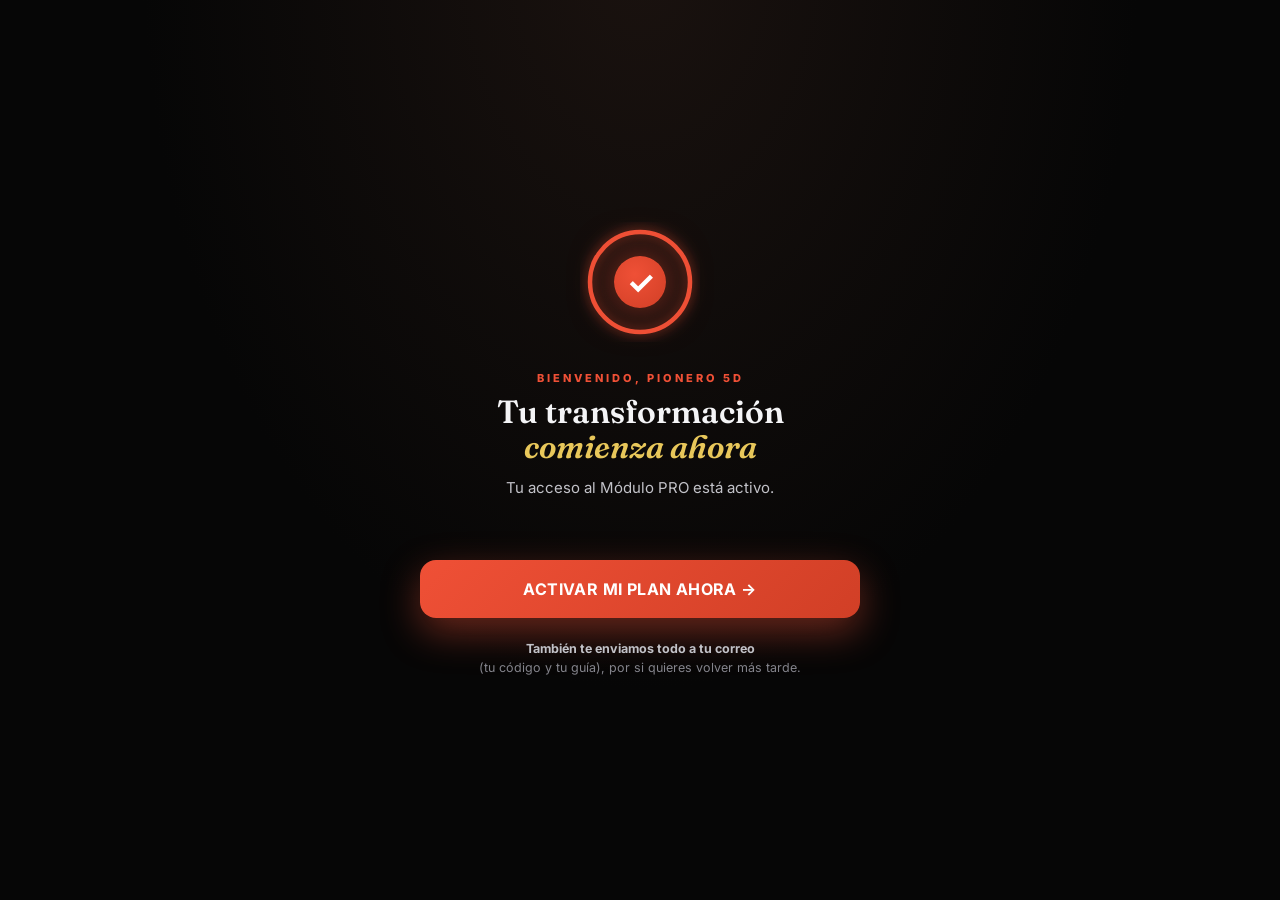
<file: gracias-pro/index.html>
<!DOCTYPE html>
<html lang="es">
<head>
<meta charset="UTF-8">
<meta name="viewport" content="width=device-width, initial-scale=1.0, viewport-fit=cover">
<meta name="theme-color" content="#060606">
<title>¡Bienvenido, Pionero! · BioScan 5D PRO</title>
<link rel="stylesheet" href="https://fonts.googleapis.com/css2?family=Fraunces:opsz,wght@9..144,500;9..144,600;9..144,700&family=Inter:wght@400;500;600;700;800&display=swap">
<style>
:root{ --bg:#060606; --soft:#C2C2C8; --dim:#84848C; --gold:#C9A227; --gold-l:#E8C75A; --or:#D13F26; --or-l:#EF5036; --line:rgba(255,255,255,0.10); --serif:'Fraunces',serif; }
*{margin:0;padding:0;box-sizing:border-box;}
body{ font-family:'Inter',sans-serif; background:radial-gradient(ellipse at 50% -5%, #1a120f 0%, #060606 55%); color:#F4F4F6; min-height:100vh; display:flex; align-items:center; justify-content:center; padding:30px 20px; }
.card{ max-width:440px; width:100%; text-align:center; }
.kick{ font-size:11px; font-weight:800; letter-spacing:3px; color:var(--or-l); text-transform:uppercase; }

/* aro de éxito */
.orb-exito{ width:120px; height:120px; margin:0 auto 24px; position:relative; }
.orb-exito .core{ position:absolute; inset:34px; border-radius:50%; background:radial-gradient(circle at 40% 35%, var(--or-l), var(--or)); box-shadow:0 0 44px rgba(239,80,54,0.7); display:flex; align-items:center; justify-content:center; }
.orb-exito .check{ color:#fff; font-size:32px; font-weight:700; }
.orb-exito svg{ position:absolute; inset:0; }

h1{ font-family:var(--serif); font-size:32px; font-weight:600; line-height:1.1; margin:8px 0 12px; }
h1 .em{ font-style:italic; color:var(--gold-l); }
.intro{ font-size:15px; color:var(--soft); line-height:1.6; margin-bottom:6px; }
.viaje-tag{ font-family:var(--serif); font-size:18px; font-weight:600; margin:18px 0; background:linear-gradient(100deg,#fff,var(--gold-l),var(--or-l)); -webkit-background-clip:text; background-clip:text; -webkit-text-fill-color:transparent; min-height:24px; }

.codigo-box{ margin:22px 0; padding:18px; border:1px dashed rgba(201,162,39,0.4); border-radius:14px; background:rgba(201,162,39,0.05); }
.codigo-box .lbl{ font-size:10px; letter-spacing:2px; color:var(--dim); text-transform:uppercase; }
.codigo-box .cod{ font-family:'Inter',monospace; font-size:20px; font-weight:700; letter-spacing:1px; color:var(--gold-l); margin-top:6px; }

.cta{ display:block; width:100%; text-align:center; padding:19px; margin-top:14px; border:none; border-radius:16px; background:linear-gradient(135deg, var(--or-l), var(--or)); color:#fff; font-size:16px; font-weight:700; letter-spacing:.4px; cursor:pointer; box-shadow:0 14px 38px rgba(239,80,54,0.42); font-family:inherit; text-decoration:none; transition:transform .15s; }
.cta:active{ transform:scale(.98); }
.cta-sec{ display:block; width:100%; text-align:center; padding:15px; margin-top:11px; border:1px solid var(--line); border-radius:14px; background:rgba(255,255,255,0.03); color:var(--soft); font-size:14px; font-weight:500; cursor:pointer; font-family:inherit; text-decoration:none; transition:all .2s; }
.cta-sec:hover{ border-color:rgba(239,80,54,0.4); color:#fff; }
.respaldo{ font-size:12.5px; color:var(--dim); line-height:1.5; margin-top:22px; }
.respaldo b{ color:var(--soft); }
.cargando{ font-size:13px; color:var(--dim); margin:14px 0; }
.spinner{ display:inline-block; width:16px; height:16px; border:2px solid rgba(255,255,255,0.2); border-top-color:var(--or-l); border-radius:50%; animation:spin .7s linear infinite; vertical-align:middle; }
@keyframes spin{ to{transform:rotate(360deg);} }
</style></head>
<body>
<div class="card">
  <div class="orb-exito">
    <svg width="120" height="120" viewBox="0 0 120 120">
      <circle cx="60" cy="60" r="50" fill="none" stroke="rgba(255,255,255,0.08)" stroke-width="3"/>
      <circle cx="60" cy="60" r="50" fill="none" stroke="#EF5036" stroke-width="4.5" stroke-linecap="round" stroke-dasharray="314" stroke-dashoffset="0" transform="rotate(-90 60 60)" style="filter:drop-shadow(0 0 6px rgba(239,80,54,0.6))"/>
    </svg>
    <div class="core"><span class="check">✓</span></div>
  </div>

  <span class="kick">Bienvenido, Pionero 5D</span>
  <h1 class="serif">Tu transformación<br><span class="em">comienza ahora</span></h1>
  <p class="intro" id="saludo">Tu acceso al Módulo PRO está activo.</p>

  <div class="viaje-tag" id="viajeTag"></div>

  <!-- código (se rellena por JS) -->
  <div class="codigo-box" id="codigoBox" style="display:none;">
    <div class="lbl">Tu código de activación</div>
    <div class="cod" id="codigoTxt">—</div>
  </div>

  <div class="cargando" id="cargando"><span class="spinner"></span> Preparando tu acceso...</div>

  <!-- botones (se activan por JS) -->
  <a class="cta" id="btnActivar" style="display:none;">ACTIVAR MI PLAN AHORA →</a>
  <a class="cta-sec" id="btnPDF" style="display:none;" target="_blank">📄 Descargar mi guía en PDF</a>

  <p class="respaldo">
    <b>También te enviamos todo a tu correo</b><br>
    (tu código y tu guía), por si quieres volver más tarde.
  </p>
</div>

<script>
  // ── Config ──────────────────────────────────────────────
  var ENDPOINT_OBTENER = "/api/obtener-codigo";
  var URL_ACTIVAR = "/activar";
  var BASE_PDF = "/guias-pro/";   // carpeta donde subiste los 16 PDF

  (function(){
    var params = new URLSearchParams(window.location.search);
    // Del correo viene ?email=... ; de Hotmart viene ?transaction=...
    var email = params.get("email") || params.get("buyer_email") || params.get("e") || "";
    var transaction = params.get("transaction") || params.get("trans") || "";
    var saludo = document.getElementById("saludo");
    var cargando = document.getElementById("cargando");

    if (!email && !transaction) {
      // Sin ningún identificador: igual dejamos entrar a /activar manual
      cargando.style.display = "none";
      document.getElementById("btnActivar").style.display = "block";
      document.getElementById("btnActivar").setAttribute("href", URL_ACTIVAR);
      return;
    }

    function intentar(reintento){
      fetch(ENDPOINT_OBTENER, {
        method:"POST", headers:{"Content-Type":"application/json"},
        body: JSON.stringify({ email: email, transaction: transaction })
      }).then(function(r){ return r.json(); }).then(function(data){
        if (data && data.ok && data.encontrado) {
          mostrarTodo(data);
        } else if (reintento < 3) {
          // El webhook puede tardar unos segundos en generar el código
          setTimeout(function(){ intentar(reintento+1); }, 2500);
        } else {
          // No se encontró aún: dejar entrar a /activar manual
          cargando.style.display = "none";
          var b = document.getElementById("btnActivar");
          b.style.display = "block";
          b.setAttribute("href", email ? (URL_ACTIVAR + "?email=" + encodeURIComponent(email)) : URL_ACTIVAR);
        }
      }).catch(function(){
        cargando.style.display = "none";
        var b = document.getElementById("btnActivar");
        b.style.display = "block";
        b.setAttribute("href", email ? (URL_ACTIVAR + "?email=" + encodeURIComponent(email)) : URL_ACTIVAR);
      });
    }

    function mostrarTodo(d){
      cargando.style.display = "none";
      // el email puede venir del backend (si entramos por transaction)
      var emailFinal = d.email || email;
      // saludo con nombre
      if (d.nombre) saludo.textContent = "Hola " + d.nombre.split(" ")[0] + ", tu acceso al Módulo PRO está activo.";
      // viaje
      var NOMBRES = { MAGNETICO:"EL MAGNÉTICO", EJE:"EL EJE", PUENTE:"EL PUENTE", INALTERABLE:"EL INALTERABLE", SOSTENEDOR:"EL SOSTENEDOR", CENTINELA:"EL CENTINELA", NOMADA:"EL NÓMADA", HABITADO:"EL HABITADO" };
      if (d.perfil_actual && d.perfil_destino) {
        document.getElementById("viajeTag").textContent = NOMBRES[d.perfil_actual] + "  →  " + NOMBRES[d.perfil_destino];
      }
      // código visible
      if (d.codigo) {
        document.getElementById("codigoTxt").textContent = d.codigo;
        document.getElementById("codigoBox").style.display = "block";
      }
      // botón activar con email + código precargados (un clic, sin escribir)
      var b = document.getElementById("btnActivar");
      var url = URL_ACTIVAR + "?email=" + encodeURIComponent(emailFinal);
      if (d.codigo) url += "&codigo=" + encodeURIComponent(d.codigo);
      b.setAttribute("href", url);
      b.style.display = "block";
      // botón PDF del camino correcto
      if (d.perfil_actual && d.perfil_destino) {
        var pdf = BASE_PDF + "guia-" + d.perfil_actual.toLowerCase() + "-" + d.perfil_destino.toLowerCase() + ".pdf";
        var p = document.getElementById("btnPDF");
        p.setAttribute("href", pdf);
        p.style.display = "block";
      }
    }

    intentar(0);
  })();
</script>
</body></html>
</file>
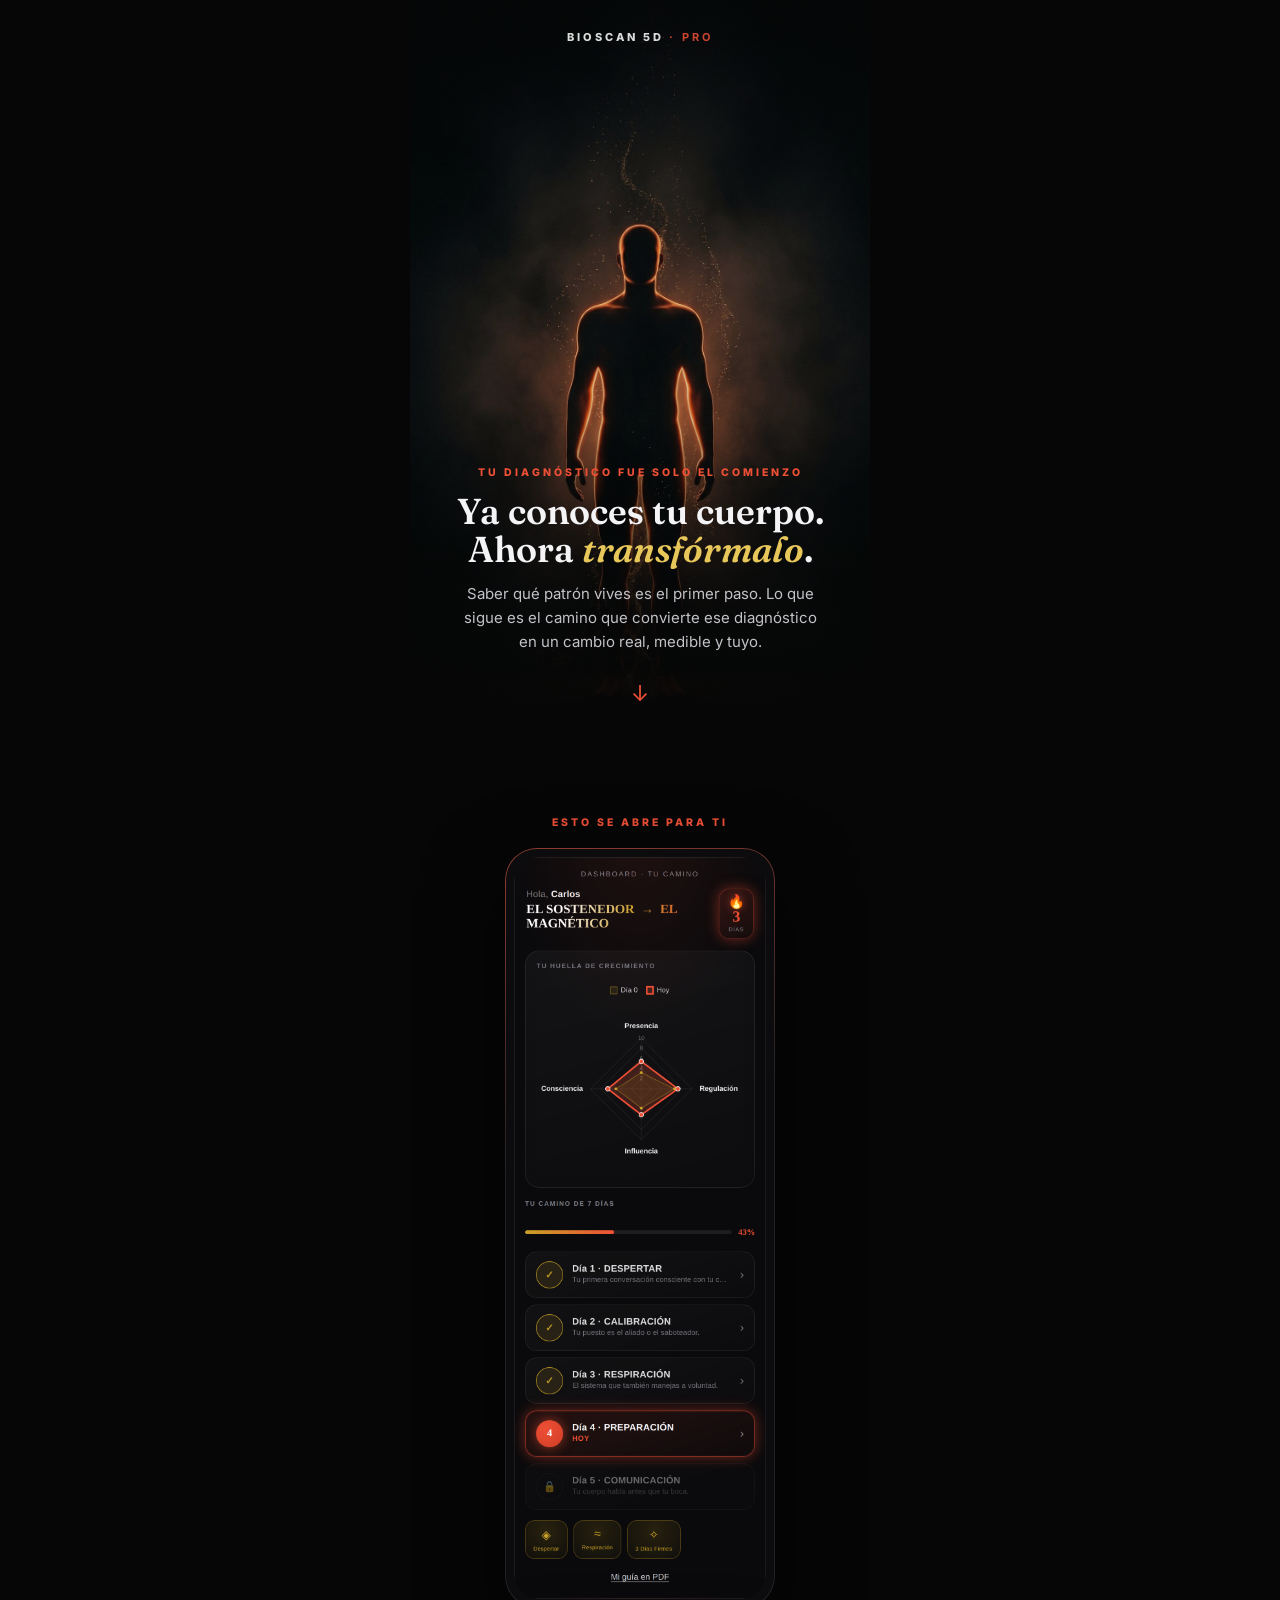
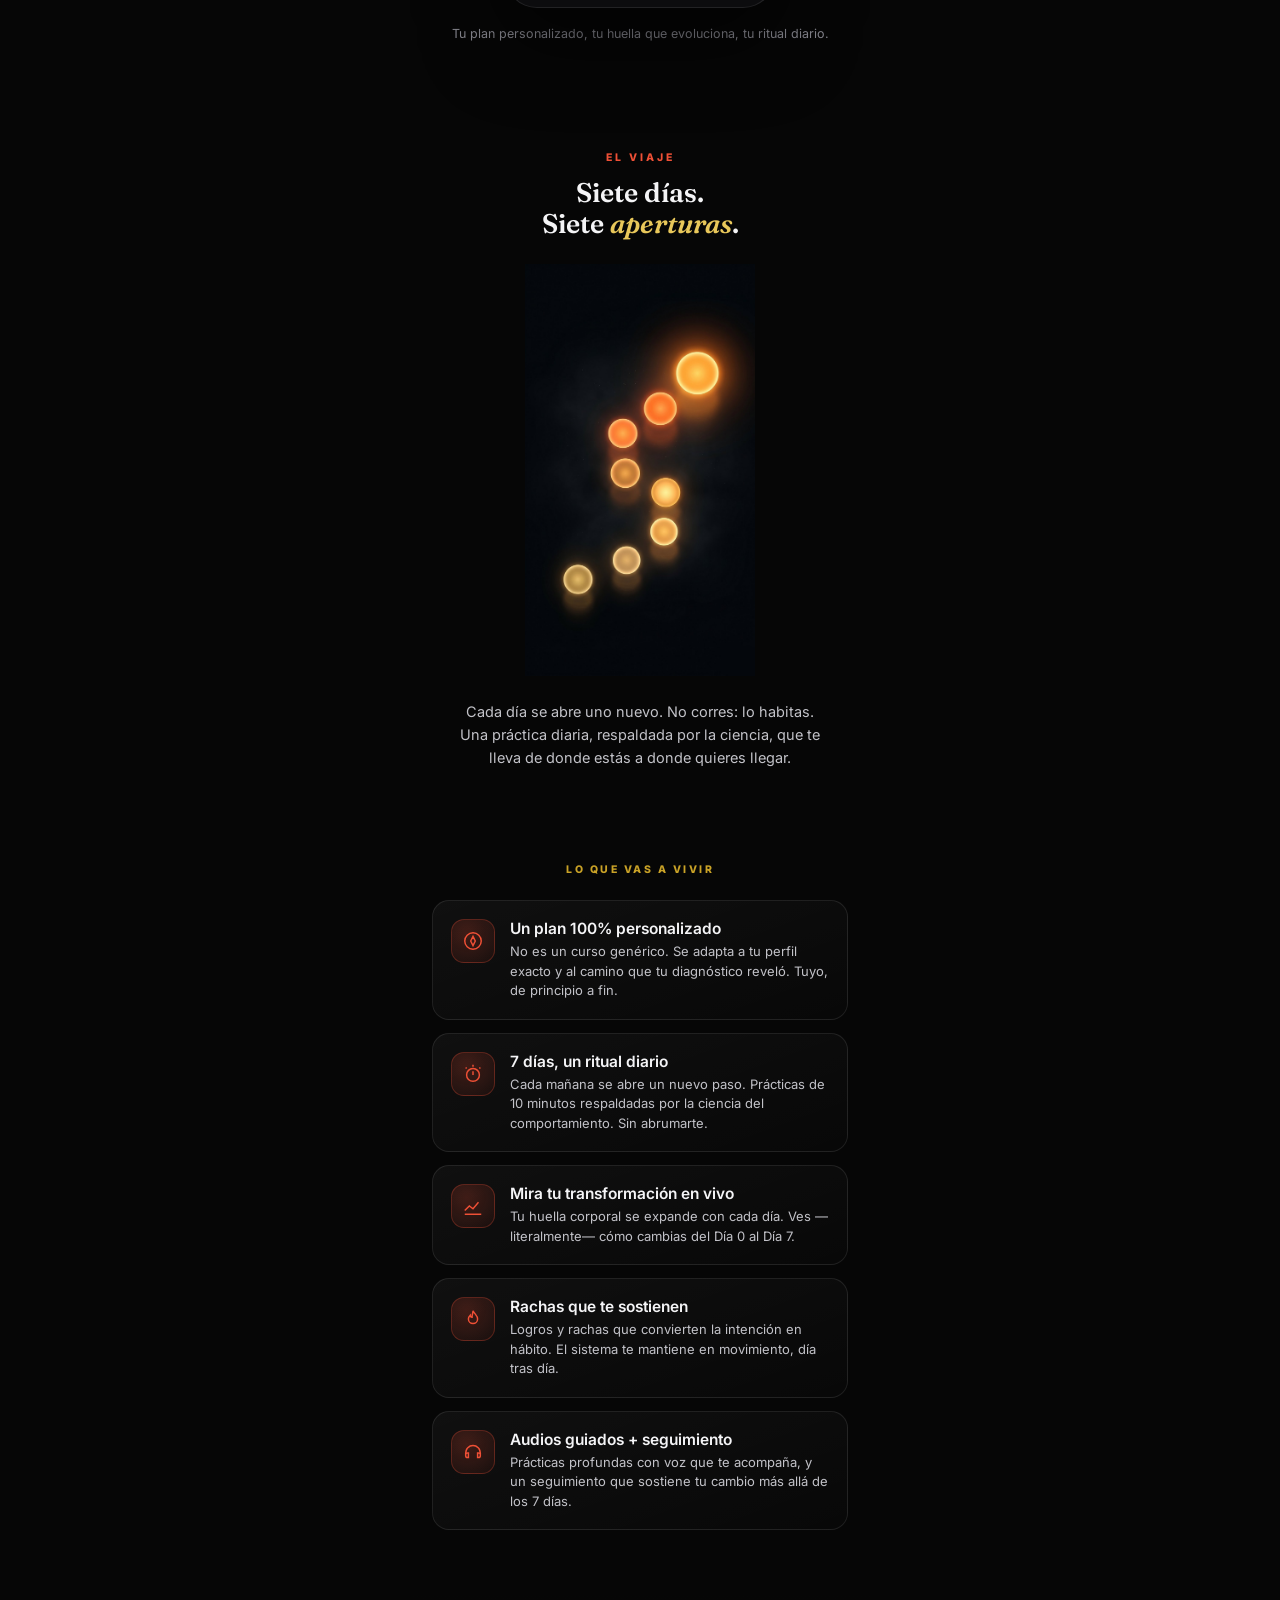
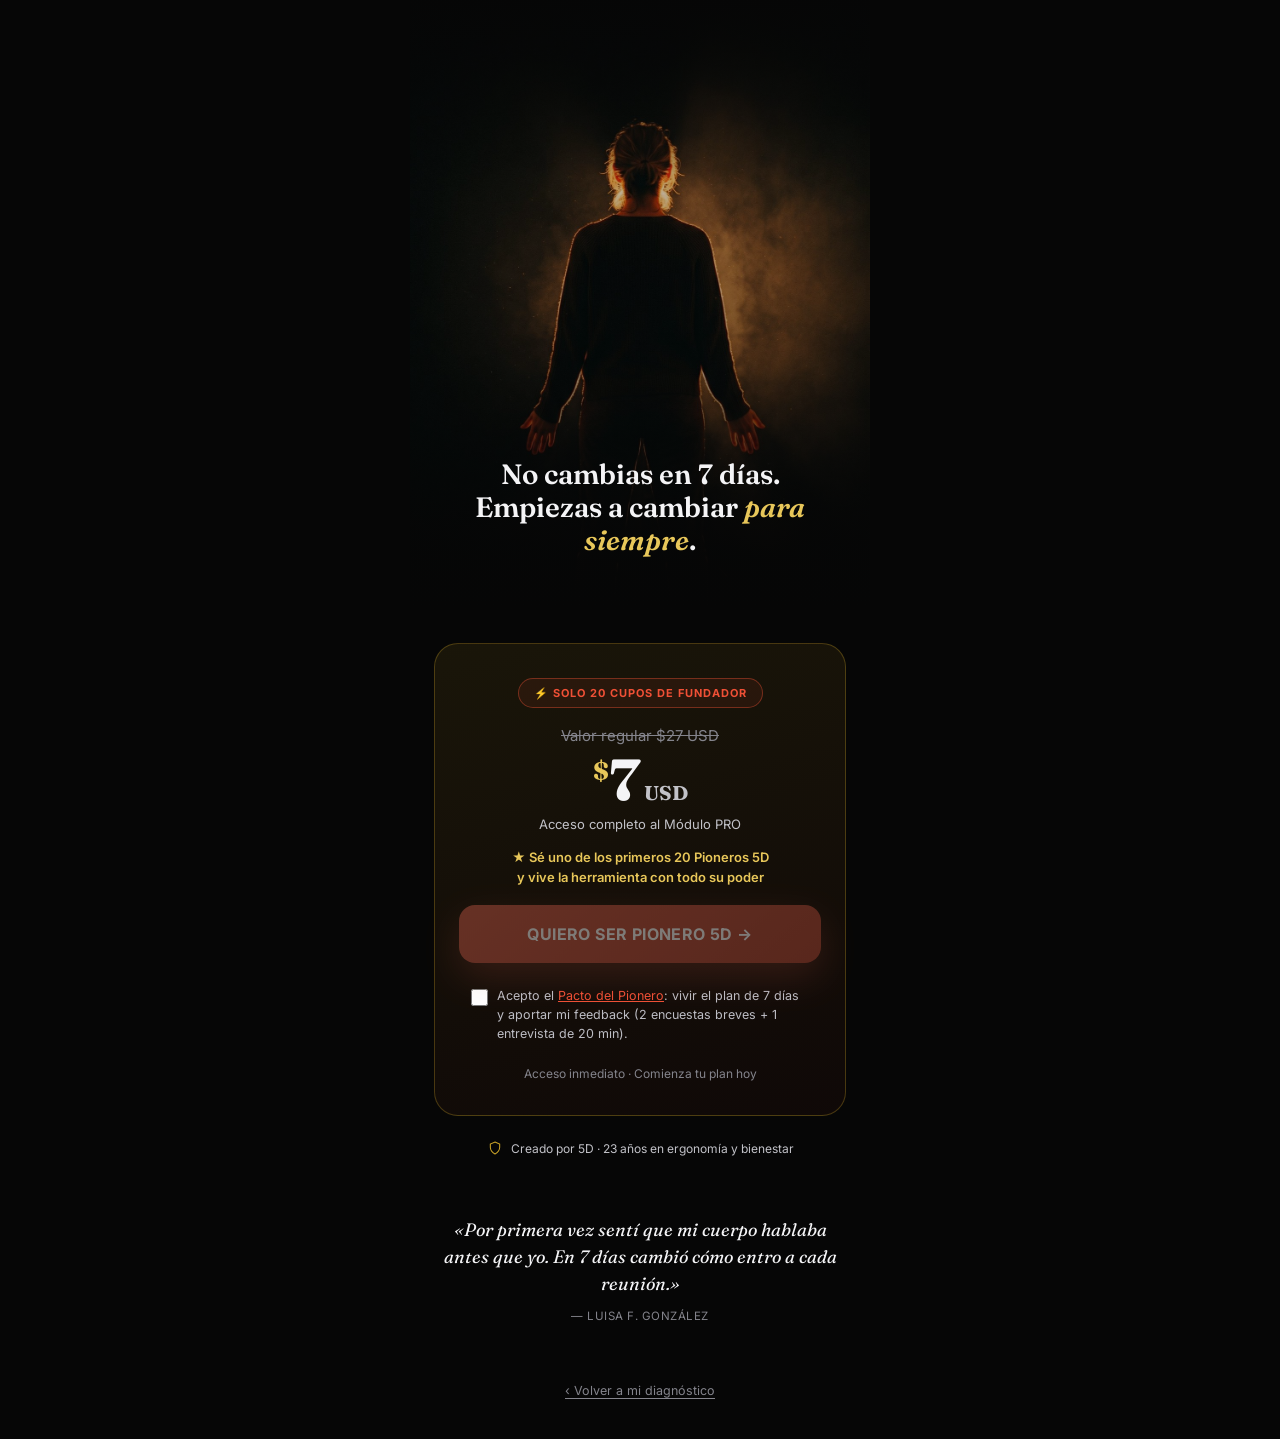
<file: transformacion-pro/index.html>
<!DOCTYPE html>
<html lang="es">
<head>
<meta charset="UTF-8">
<meta name="viewport" content="width=device-width, initial-scale=1.0, viewport-fit=cover">
<meta name="theme-color" content="#060606">
<title>Transformación PRO · BioScan 5D</title>
<meta name="description" content="Tu diagnóstico fue solo el comienzo. El Módulo PRO es tu camino de 7 días personalizado para transformar tu cuerpo y tu presencia.">
<link rel="preconnect" href="https://fonts.googleapis.com">
<link rel="stylesheet" href="https://fonts.googleapis.com/css2?family=Fraunces:opsz,wght@9..144,500;9..144,600;9..144,700&family=Inter:wght@400;500;600;700;800&display=swap">
<style>
:root{ --bg:#060606; --soft:#C2C2C8; --dim:#84848C; --gold:#C9A227; --gold-l:#E8C75A; --or:#D13F26; --or-l:#EF5036; --line:rgba(255,255,255,0.09); --serif:'Fraunces',serif; }
*{margin:0;padding:0;box-sizing:border-box;}
html{scroll-behavior:smooth;}
body{ font-family:'Inter',sans-serif; background:var(--bg); color:#F4F4F6; overflow-x:hidden; }
.wrap{ max-width:460px; margin:0 auto; position:relative; }
.serif{ font-family:var(--serif); }
.kick{ font-size:10.5px; font-weight:800; letter-spacing:3px; color:var(--or-l); text-transform:uppercase; }
img{ max-width:100%; display:block; }

.hero{ position:relative; min-height:760px; display:flex; flex-direction:column; justify-content:flex-end; padding:0 26px 54px; text-align:center; }
.hero-img{ position:absolute; inset:0; background-image:url('hero.jpg'); background-size:cover; background-position:center top; z-index:0; }
.hero-fade{ position:absolute; inset:0; z-index:1; background:linear-gradient(180deg, rgba(6,6,6,0.55) 0%, rgba(6,6,6,0.1) 32%, rgba(6,6,6,0.15) 55%, rgba(6,6,6,0.85) 82%, var(--bg) 100%); }
.hero-top{ position:absolute; top:30px; left:0; right:0; z-index:3; text-align:center; }
.hero-top .marca{ font-size:11px; font-weight:800; letter-spacing:3px; color:#fff; opacity:.85; }
.hero-top .marca b{ color:var(--or-l); }
.hero-content{ position:relative; z-index:2; }
.hero h1{ font-family:var(--serif); font-size:36px; font-weight:600; line-height:1.06; margin:12px 0 14px; }
.hero h1 .em{ font-style:italic; color:var(--gold-l); }
.hero p{ font-size:15px; color:var(--soft); line-height:1.6; max-width:370px; margin:0 auto; }
.scroll-hint{ margin-top:26px; font-size:22px; color:var(--or-l); animation:bob 1.8s ease-in-out infinite; }
@keyframes bob{ 0%,100%{transform:translateY(0);opacity:.6;} 50%{transform:translateY(6px);opacity:1;} }

.prueba{ padding:50px 26px; text-align:center; }
.device{ max-width:270px; margin:18px auto 0; border-radius:32px; border:1px solid var(--line); padding:8px; background:#0c0c0e; box-shadow:0 30px 80px rgba(0,0,0,0.6); position:relative; }
.device::before{ content:""; position:absolute; inset:-1px; border-radius:32px; padding:1px; background:linear-gradient(160deg, rgba(239,80,54,0.55), transparent 38%); -webkit-mask:linear-gradient(#000 0 0) content-box,linear-gradient(#000 0 0); -webkit-mask-composite:xor; mask-composite:exclude; pointer-events:none; }
.device img{ width:100%; border-radius:26px; }
.prueba .cap{ font-size:12.5px; color:var(--dim); margin-top:18px; }

.orbes-sec{ padding:54px 26px; text-align:center; }
.orbes-sec h2{ font-family:var(--serif); font-size:27px; font-weight:600; margin-top:12px; line-height:1.15; }
.orbes-sec h2 .em{ font-style:italic; color:var(--gold-l); }
.orbes-img{ max-width:230px; margin:24px auto 0; }
.orbes-sec p{ font-size:14.5px; color:var(--soft); line-height:1.6; max-width:360px; margin:24px auto 0; }

.benef-sec{ padding:40px 22px 50px; }
.sect-lbl{ text-align:center; font-size:10.5px; font-weight:800; letter-spacing:2.5px; color:var(--gold); text-transform:uppercase; margin-bottom:24px; }
.bf{ display:flex; gap:15px; padding:18px; margin-bottom:13px; background:linear-gradient(160deg, rgba(255,255,255,0.045), rgba(255,255,255,0.012)); border:1px solid var(--line); border-radius:17px; }
.bf-ic{ flex-shrink:0; width:44px; height:44px; border-radius:13px; background:radial-gradient(circle at 35% 30%, rgba(239,80,54,0.22), rgba(209,63,38,0.06)); border:1px solid rgba(239,80,54,0.28); display:flex; align-items:center; justify-content:center; }
.bf-ic svg{ width:22px; height:22px; stroke:var(--or-l); fill:none; stroke-width:1.6; }
.bf-tx h3{ font-size:15.5px; font-weight:600; margin-bottom:4px; }
.bf-tx p{ font-size:13px; color:var(--soft); line-height:1.5; }

.emo{ position:relative; min-height:620px; display:flex; align-items:flex-end; justify-content:center; padding:0 26px 56px; text-align:center; }
.emo-img{ position:absolute; inset:0; background-image:url('persona.jpg'); background-size:cover; background-position:center 20%; z-index:0; }
.emo-fade{ position:absolute; inset:0; z-index:1; background:linear-gradient(180deg, var(--bg) 0%, rgba(6,6,6,0.25) 30%, rgba(6,6,6,0.4) 60%, rgba(6,6,6,0.92) 88%, var(--bg) 100%); }
.emo-content{ position:relative; z-index:2; }
.emo h2{ font-family:var(--serif); font-size:28px; font-weight:600; line-height:1.18; }
.emo h2 .em{ font-style:italic; color:var(--gold-l); }

.precio-sec{ padding:30px 24px 50px; }
.precio-box{ text-align:center; padding:34px 24px; background:linear-gradient(165deg, rgba(201,162,39,0.10), rgba(239,80,54,0.045)); border:1px solid rgba(201,162,39,0.3); border-radius:24px; }
.escasez{ display:inline-block; font-size:11px; font-weight:700; letter-spacing:1px; color:var(--or-l); text-transform:uppercase; padding:7px 15px; border:1px solid rgba(239,80,54,0.4); border-radius:20px; margin-bottom:18px; background:rgba(239,80,54,0.08); }
.ancla{ font-size:15px; color:var(--dim); text-decoration:line-through; }
.ahora{ font-family:var(--serif); font-size:58px; font-weight:700; line-height:1; margin:5px 0 2px; }
.ahora .cur{ font-size:26px; vertical-align:super; color:var(--gold-l); }
.ahora .usd{ font-size:20px; color:var(--soft); }
.sub-precio{ font-size:13px; color:var(--soft); margin-top:8px; }
.pioneros{ font-size:13px; color:var(--gold-l); font-weight:600; margin-top:16px; line-height:1.5; }
.cta{ display:block; width:100%; text-align:center; padding:19px; margin-top:18px; border:none; border-radius:16px; background:linear-gradient(135deg, var(--or-l), var(--or)); color:#fff; font-size:16px; font-weight:700; letter-spacing:.4px; cursor:pointer; box-shadow:0 14px 38px rgba(239,80,54,0.42); font-family:inherit; text-decoration:none; transition:transform .15s; }
.cta:active{ transform:scale(.98); }
.cta-nota{ text-align:center; font-size:12px; color:var(--dim); margin-top:13px; }
.garantia{ display:flex; align-items:center; justify-content:center; gap:8px; margin-top:24px; font-size:12px; color:var(--soft); text-align:center; }
.garantia svg{ width:16px; height:16px; stroke:var(--gold); fill:none; stroke-width:1.6; flex-shrink:0; }
.testi{ padding:10px 30px 56px; text-align:center; }
.testi .q{ font-family:var(--serif); font-style:italic; font-size:18px; line-height:1.5; }
.testi .a{ font-size:11.5px; color:var(--dim); margin-top:12px; letter-spacing:.5px; }
.volver{ display:block; text-align:center; padding:0 0 40px; }
.volver a{ font-size:12.5px; color:var(--dim); text-decoration:underline; text-underline-offset:3px; }
/* Casilla de aceptación del Pacto */
.pacto-check{ display:flex; align-items:flex-start; gap:9px; max-width:380px; margin:14px auto 0; padding:10px 12px; border-radius:12px; cursor:pointer; transition:background .3s, box-shadow .3s; }
.pacto-check input{ margin-top:2px; width:17px; height:17px; accent-color:#EF5036; flex-shrink:0; cursor:pointer; }
.pacto-check span{ font-size:12.5px; line-height:1.5; color:#bdbdc4; text-align:left; }
.pacto-check a{ color:#EF5036; text-decoration:underline; }
.pacto-resaltar{ background:rgba(239,80,54,0.12); box-shadow:0 0 0 1px rgba(239,80,54,0.5); }
.cta-disabled{ opacity:.45; pointer-events:auto; cursor:not-allowed; filter:grayscale(0.3); }
.pacto-overlay{ position:fixed; inset:0; background:rgba(0,0,0,0.82); backdrop-filter:blur(6px); z-index:2000; display:none; align-items:center; justify-content:center; padding:22px; }
.pacto-overlay.abierto{ display:flex; }
.pacto-modal{ position:relative; max-width:560px; width:100%; max-height:88vh; overflow-y:auto; background:linear-gradient(165deg,#16100e,#0b0b0d); border:1px solid rgba(201,162,39,0.3); border-radius:22px; padding:32px 28px; }
.pacto-cerrar{ position:absolute; top:14px; right:16px; background:none; border:none; color:#9a9aa0; font-size:28px; line-height:1; cursor:pointer; }
.pacto-titulo{ font-family:'Fraunces',serif; font-size:23px; font-weight:600; color:#E8C75A; margin:0 0 12px; }
.pacto-intro{ font-size:14px; color:#C8C8CC; line-height:1.6; margin:0 0 20px; }
.pacto-cols{ display:flex; gap:22px; flex-wrap:wrap; }
.pacto-col{ flex:1; min-width:200px; }
.pacto-sub{ font-size:13px; font-weight:700; color:#EF5036; margin-bottom:10px; text-transform:uppercase; letter-spacing:.04em; }
.pacto-col ul{ margin:0; padding-left:18px; }
.pacto-col li{ font-size:13px; color:#C8C8CC; line-height:1.5; margin-bottom:8px; }
.pacto-cierre{ font-size:13.5px; color:#E8C75A; font-style:italic; text-align:center; margin:22px 0 18px; }
.pacto-modal .cta{ width:100%; }
</style></head>
<body><div class="wrap">

  <section class="hero">
    <div class="hero-img"></div><div class="hero-fade"></div>
    <div class="hero-top"><div class="marca">BIOSCAN 5D <b>· PRO</b></div></div>
    <div class="hero-content">
      <span class="kick">Tu diagnóstico fue solo el comienzo</span>
      <h1 class="serif">Ya conoces tu cuerpo.<br>Ahora <span class="em">transfórmalo</span>.</h1>
      <p>Saber qué patrón vives es el primer paso. Lo que sigue es el camino que convierte ese diagnóstico en un cambio real, medible y tuyo.</p>
      <div class="scroll-hint">↓</div>
    </div>
  </section>

  <section class="prueba">
    <span class="kick">Esto se abre para ti</span>
    <div class="device"><img src="dashboard.png" alt="Tu herramienta PRO"></div>
    <p class="cap">Tu plan personalizado, tu huella que evoluciona, tu ritual diario.</p>
  </section>

  <section class="orbes-sec">
    <span class="kick">El viaje</span>
    <h2 class="serif">Siete días.<br>Siete <span class="em">aperturas</span>.</h2>
    <div class="orbes-img"><img src="orbes.jpg" alt="Los 7 días"></div>
    <p>Cada día se abre uno nuevo. No corres: lo habitas. Una práctica diaria, respaldada por la ciencia, que te lleva de donde estás a donde quieres llegar.</p>
  </section>

  <section class="benef-sec">
    <div class="sect-lbl">Lo que vas a vivir</div>
    <div class="bf"><div class="bf-ic"><svg viewBox="0 0 24 24"><circle cx="12" cy="12" r="9"/><path d="M12 7l2.5 5L12 17l-2.5-5z"/></svg></div><div class="bf-tx"><h3>Un plan 100% personalizado</h3><p>No es un curso genérico. Se adapta a tu perfil exacto y al camino que tu diagnóstico reveló. Tuyo, de principio a fin.</p></div></div>
    <div class="bf"><div class="bf-ic"><svg viewBox="0 0 24 24"><circle cx="12" cy="13" r="7"/><path d="M12 13V9M12 2v2M5 6L4 5M19 6l1-1"/></svg></div><div class="bf-tx"><h3>7 días, un ritual diario</h3><p>Cada mañana se abre un nuevo paso. Prácticas de 10 minutos respaldadas por la ciencia del comportamiento. Sin abrumarte.</p></div></div>
    <div class="bf"><div class="bf-ic"><svg viewBox="0 0 24 24"><path d="M3 17l5-5 4 3 6-7"/><path d="M3 21h18"/></svg></div><div class="bf-tx"><h3>Mira tu transformación en vivo</h3><p>Tu huella corporal se expande con cada día. Ves —literalmente— cómo cambias del Día 0 al Día 7.</p></div></div>
    <div class="bf"><div class="bf-ic"><svg viewBox="0 0 24 24"><path d="M12 3c2 4 5 5 5 9a5 5 0 01-10 0c0-2 1-3 2-4 0 1 1 2 2 2 0-3 1-5 1-7z"/></svg></div><div class="bf-tx"><h3>Rachas que te sostienen</h3><p>Logros y rachas que convierten la intención en hábito. El sistema te mantiene en movimiento, día tras día.</p></div></div>
    <div class="bf"><div class="bf-ic"><svg viewBox="0 0 24 24"><path d="M4 13a8 8 0 0116 0M4 13v3a2 2 0 002 2h1v-5H6a2 2 0 00-2 2zM20 13v3a2 2 0 01-2 2h-1v-5h1a2 2 0 012 2z"/></svg></div><div class="bf-tx"><h3>Audios guiados + seguimiento</h3><p>Prácticas profundas con voz que te acompaña, y un seguimiento que sostiene tu cambio más allá de los 7 días.</p></div></div>
  </section>

  <section class="emo">
    <div class="emo-img"></div><div class="emo-fade"></div>
    <div class="emo-content"><h2 class="serif">No cambias en 7 días.<br>Empiezas a cambiar <span class="em">para siempre</span>.</h2></div>
  </section>

  <section class="precio-sec">
    <div class="precio-box">
      <div class="escasez">⚡ Solo 20 cupos de Fundador</div>
      <div class="ancla">Valor regular $27 USD</div>
      <div class="ahora"><span class="cur">$</span>7<span class="usd"> USD</span></div>
      <div class="sub-precio">Acceso completo al Módulo PRO</div>
      <div class="pioneros">★ Sé uno de los primeros 20 Pioneros 5D<br>y vive la herramienta con todo su poder</div>
      <a class="cta cta-disabled" id="ctaCheckout" href="#">QUIERO SER PIONERO 5D →</a>
      <label class="pacto-check">
        <input type="checkbox" id="aceptaPacto">
        <span>Acepto el <a href="#" id="verPacto">Pacto del Pionero</a>: vivir el plan de 7 días y aportar mi feedback (2 encuestas breves + 1 entrevista de 20 min).</span>
      </label>
      <div class="cta-nota">Acceso inmediato · Comienza tu plan hoy</div>
    </div>
    <div class="garantia"><svg viewBox="0 0 24 24"><path d="M12 3l7 3v5c0 4.5-3 8-7 10-4-2-7-5.5-7-10V6z"/></svg><span>Creado por 5D · 23 años en ergonomía y bienestar</span></div>
  </section>

  <section class="testi">
    <p class="q">«Por primera vez sentí que mi cuerpo hablaba antes que yo. En 7 días cambió cómo entro a cada reunión.»</p>
    <p class="a">— LUISA F. GONZÁLEZ</p>
  </section>

  <div class="volver"><a href="#" onclick="if(history.length>1){history.back();return false;}else{window.location.href='/';return false;}">‹ Volver a mi diagnóstico</a></div>

  <!-- MODAL: Pacto del Pionero -->
  <div class="pacto-overlay" id="pactoOverlay">
    <div class="pacto-modal">
      <button class="pacto-cerrar" id="pactoCerrar" aria-label="Cerrar">×</button>
      <h3 class="pacto-titulo">El Pacto del Pionero 5D</h3>
      <p class="pacto-intro">No compras un producto. Aceptas una misión. Eres de las primeras 20 personas en vivir el Módulo PRO, y tu experiencia ayudará a perfeccionarlo.</p>
      <div class="pacto-cols">
        <div class="pacto-col">
          <div class="pacto-sub">✨ Lo que recibes</div>
          <ul>
            <li>Acceso completo al plan de 7 días, personalizado para tu perfil.</li>
            <li>Acceso al círculo privado de Pioneros 5D.</li>
            <li>Precio preferencial de por vida en la versión definitiva.</li>
            <li>Tu voz en el producto: eres co-creador.</li>
          </ul>
        </div>
        <div class="pacto-col">
          <div class="pacto-sub">🌱 Lo que te pedimos</div>
          <ul>
            <li>Vivir el plan con honestidad y constancia.</li>
            <li>Responder 2 encuestas breves (menos de 5 min cada una).</li>
            <li>Una entrevista corta de 20 minutos la semana siguiente.</li>
            <li>Compartir tu feedback espontáneo en el grupo.</li>
          </ul>
        </div>
      </div>
      <p class="pacto-cierre">Un intercambio justo entre quien construye y quien se atreve a ir primero.</p>
      <button class="cta" id="pactoAceptar">Acepto y quiero ser Pionero</button>
    </div>
  </div>

</div>

<script>
  // ── Configuración del checkout ──────────────────────────────
  // URL base del checkout de Hotmart del Módulo PRO.
  // ⚠️ Carlos: reemplaza con tu link real de Hotmart (Links de divulgación).
  var HOTMART_CHECKOUT = "https://pay.hotmart.com/W105958432I";
  // Cupón que se aplica automáticamente (los 20 de Fundador).
  var CUPON = "BIOSCANPIONEROS";

  (function(){
    // Tomar el email que viene del diagnóstico (?email=...) para precargar el checkout
    var params = new URLSearchParams(window.location.search);
    var email = params.get("email") || "";
    var url = HOTMART_CHECKOUT;
    var sep = url.indexOf("?") >= 0 ? "&" : "?";
    var q = [];
    if (CUPON) q.push("offDiscount=" + encodeURIComponent(CUPON));
    if (email) q.push("email=" + encodeURIComponent(email));
    if (q.length) url += sep + q.join("&");
    var cta = document.getElementById("ctaCheckout");
    cta.setAttribute("href", url);

    // ── Casilla obligatoria del Pacto + modal ──────────────────
    var check = document.getElementById("aceptaPacto");
    var overlay = document.getElementById("pactoOverlay");

    function sincronizarBoton(){
      if (check.checked) { cta.classList.remove("cta-disabled"); }
      else { cta.classList.add("cta-disabled"); }
    }
    sincronizarBoton();
    check.addEventListener("change", sincronizarBoton);

    // El botón solo funciona si el pacto está aceptado
    cta.addEventListener("click", function(e){
      if (!check.checked) {
        e.preventDefault();
        // resaltar la casilla para guiar al usuario
        var lbl = document.querySelector(".pacto-check");
        if (lbl) { lbl.classList.add("pacto-resaltar"); setTimeout(function(){ lbl.classList.remove("pacto-resaltar"); }, 1400); }
      }
    });

    // Abrir/cerrar modal del Pacto
    document.getElementById("verPacto").addEventListener("click", function(e){ e.preventDefault(); overlay.classList.add("abierto"); });
    document.getElementById("pactoCerrar").addEventListener("click", function(){ overlay.classList.remove("abierto"); });
    overlay.addEventListener("click", function(e){ if (e.target === overlay) overlay.classList.remove("abierto"); });
    // "Acepto" dentro del modal: marca la casilla y cierra
    document.getElementById("pactoAceptar").addEventListener("click", function(){
      check.checked = true;
      sincronizarBoton();
      overlay.classList.remove("abierto");
    });
  })();
</script>
</body></html>
</file>
